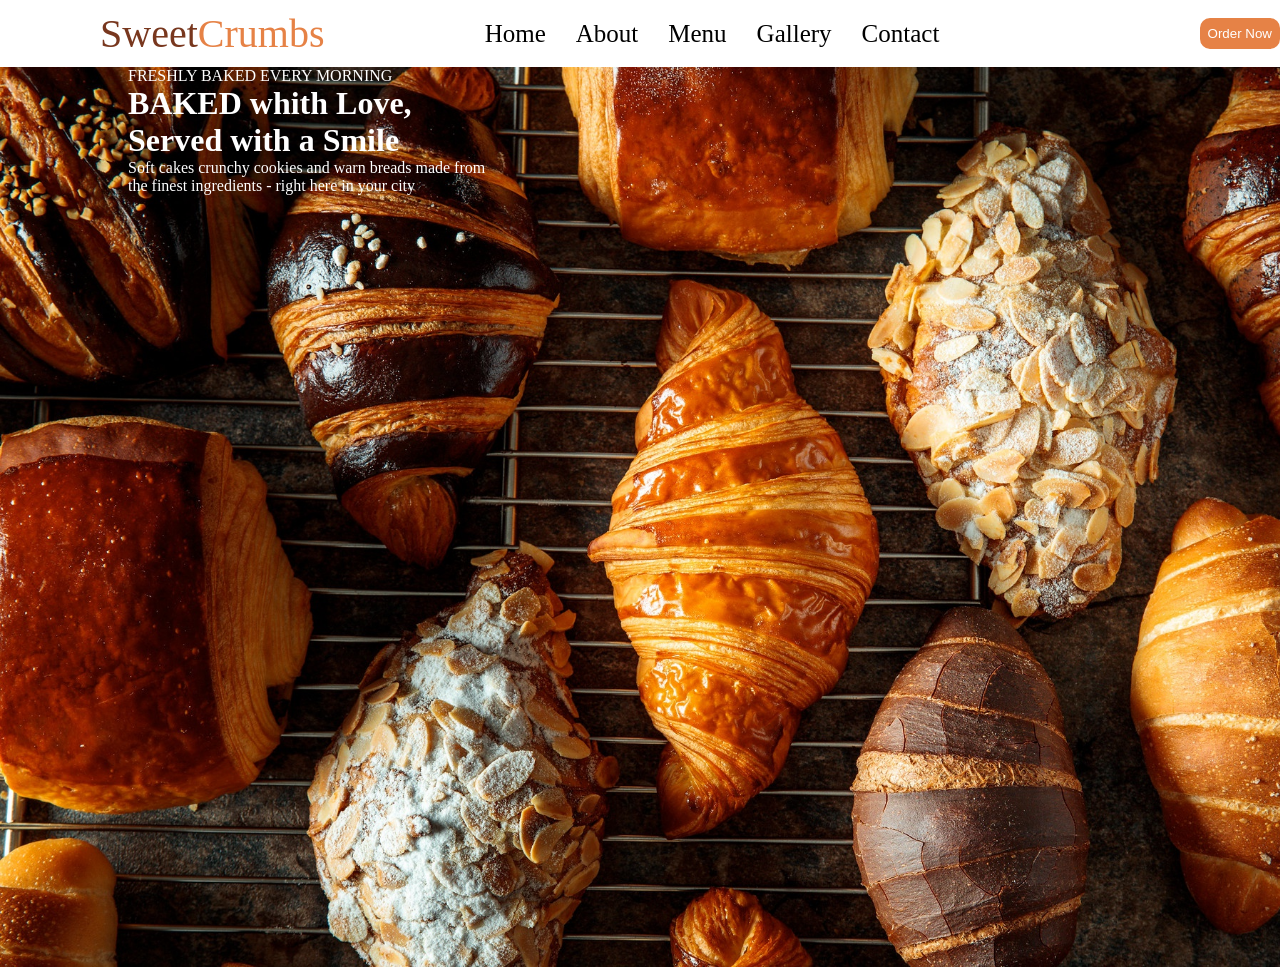
<file: index.html>
<!DOCTYPE html>
<html lang="en">
<head>
    <meta charset="UTF-8">
    <meta name="viewport" content="width=device-width, initial-scale=1.0">
    <title>Document</title>
    <link rel="stylesheet" href="style.css">
</head>
<body>
    <header>
            <span id="logo"><p style="color: rgb(120 ,55 ,30);">Sweet</p><p style="color: rgb(230, 130, 70);">Crumbs</p></span>
        <nav>
        <a href="">Home</a>
        <a href="">About</a>
        <a href="">Menu</a>
        <a href="">Gallery</a>
        <a href="">Contact</a>
        </nav>
        <button id="order">Order Now</button>
    </header>
    <main>
        <div id="bake">
        <p>FRESHLY BAKED EVERY MORNING</p>
        <h1>BAKED whith Love, <br> Served with a Smile</h1>
        <p>Soft cakes crunchy cookies and warn breads made from<br> the finest ingredients - right here in your city</p>
        </div>
    </main>
</body>
</html>
</file>
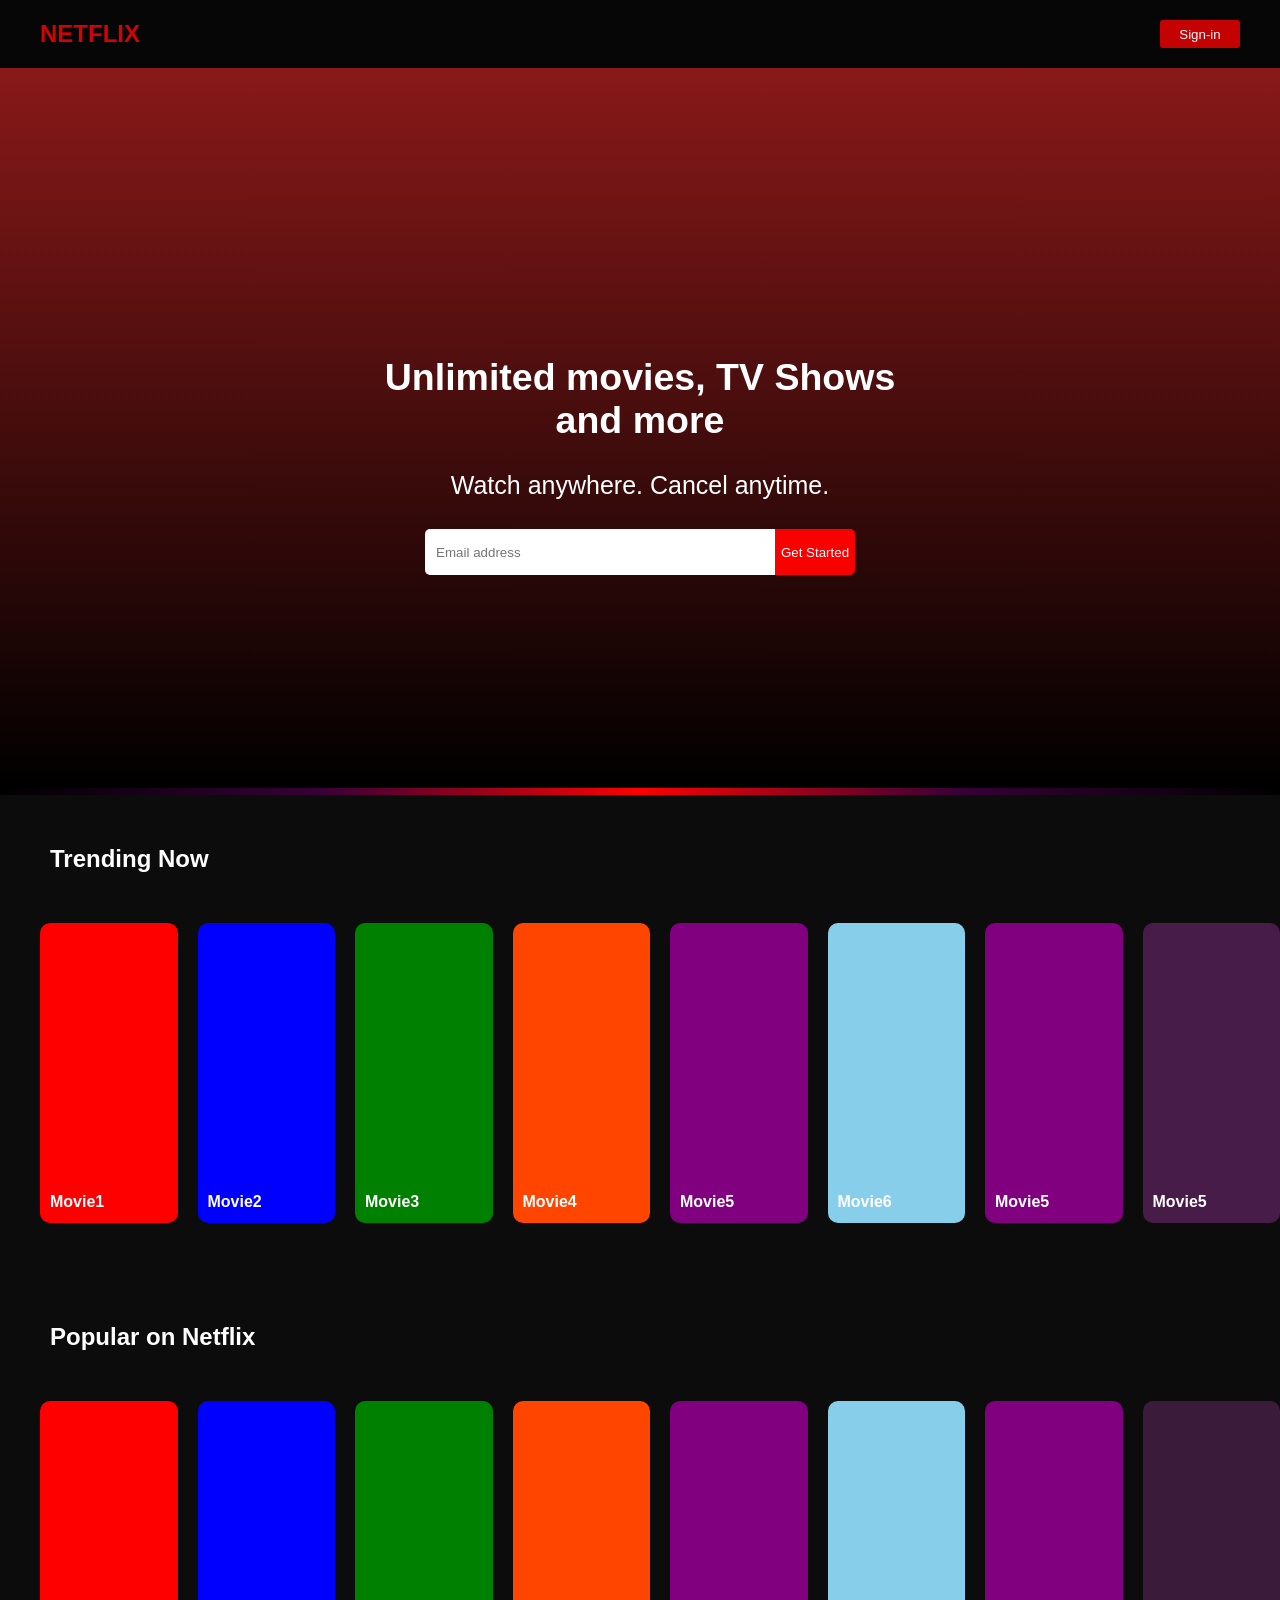
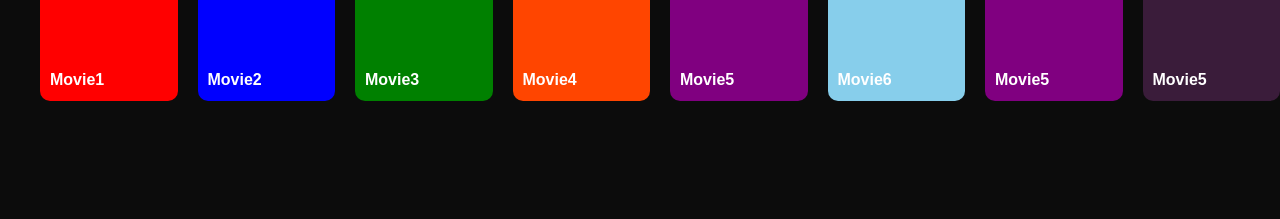
<file: netfli/index.html>
<!DOCTYPE html>
<html lang="en">
<head>
    <meta charset="UTF-8">
    <meta name="viewport" content="width=device-width, initial-scale=1.0">
    <title>Netflix Clone</title>
    <link rel="stylesheet" href="style.css">
</head>
<body>
    <nav>
        <h1 id="logo">Netflix</h1>
        <button ID="Sign-in">Sign-in</button>
    </nav>
    <main>
        <section id="main">
        <div id="para">
            <h1>Unlimited movies, TV Shows<br>and more</h1>
            <br>
            <p>Watch anywhere. Cancel anytime.</p>
        <br>
        <span id="search">
            <input type="email" placeholder="   Email address" id="email">
            <button id="button">Get Started</button>
            </span>
        </div>
        </section>
            <div id="line"></div>
        <section id="trend">
            
            <h1 id="heading">Trending Now</h1>
        <div class="hero">
        <div style="background-color: red;" >Movie1</div>
        <div style="background-color: blue;">Movie2</div>
        <div style="background-color: green;">Movie3</div>
        <div style="background-color: orangered;">Movie4</div>
        <div style="background-color: purple;">Movie5</div>
        <div style="background-color: skyblue;">Movie6</div>
        <div style="background-color: purple;">Movie5</div>
        <div style="background-color: rgb(72, 28, 72);">Movie5</div>
        </div>
        <h1 id="heading2">Popular on Netflix</h1>
        <div class="hero2">
        <div style="background-color: red;" >Movie1</div>
        <div style="background-color: blue;">Movie2</div>
        <div style="background-color: green;">Movie3</div>
        <div style="background-color: orangered;">Movie4</div>
        <div style="background-color: purple;">Movie5</div>
        <div style="background-color: skyblue;">Movie6</div>
        <div style="background-color: purple;">Movie5</div>
        <div style="background-color: rgb(58, 28, 58);">Movie5</div>
        </div>
        <div class="container">

        </div>
        </section>
        
    </main>
    
</body>
</html>
</file>
<file: style.css>
*{
    margin:0px;
    padding:0px;
}
header{
    background-color: white;
    color: black;
    display: flex;
    justify-content: space-between;
    align-items: center;
    position: relative;
    top: 10px;
    bottom: 10px;
    margin-bottom: 20px;
}
nav{
   font-size: 20px;
   position: relative;
   gap: 30px;
   display: flex;
   font-size: 25px;

}
a{
   text-decoration: none;
   color: black;
   

}
#order{
    background-color:rgb(230, 130, 70);
    border: solid  rgb(230, 130, 70);
    border-radius: 10px;
    color: white;
    padding: 5px;
    /* position: relative;url(../image.png) */
    /* right: 50px; */
}
#logo{
    display: flex;
    font-size: 40px;
    position: relative;
    left: 100px;
    
}
main{
    background-image: url(image.png);
    background-size: cover;
    background-repeat: no-repeat;
    height: 100vh;
    position: relative;

}
#bake{
    position: relative;
    left: 10%;
    color: white;


}
</file>
<file: netfli/style.css>
*{
    margin: 0px;
    padding:0px;
}
nav{
    display: flex;
    justify-content: space-between;
    background-color: rgb(6, 6, 6);
    color: rgb(208, 4, 4);
    padding: 10PX;
    font-family: arial;
    padding: 20px;
}

#Sign-in{
    border-radius: 3px;
    background-color: rgb(196, 2, 2);
    color: aliceblue;
    border: transparent;
    padding-left: 10px;
    padding-right: 10px;
    width: 80px;
    margin-right: 20px;
    
}
#logo{
    margin-left: 20px;
    text-transform: uppercase;
    font-weight: boloder;
}
#main{
    background: linear-gradient(rgb(137, 25, 25),black);
    background-size: cover;
    height: 80vh;
}
#para{
    display: flex;
    flex-direction: column;
    align-items: center;
    position: relative;
    top: 40%;
    text-align: center;
    color: white;
    font-family:arial ;
    font-size: 25px;
    justify-content: center;
}
#search{
    display: flex;
    flex-direction: row;
    height: 46px;
}

#email{
    width: 350px;
    border-radius: 5px 0 0 5px;
    border: transparent;
}
#button{
    color: white;
    background-color: rgb(247, 1, 1);
    border: transparent;
    width: 80px ;
    border-radius: 0 5px 5px 0;
}
#line{
    height: 7px;
    width: 100%;
    background: linear-gradient(to right,black, rgb(55, 0, 55), red ,rgb(55, 0, 55),black );
    border-radius: 50% 50% 0 0 / ;
    pointer-events: none;
    
}
#trend{
    background-color: rgb(12, 12, 12);
    height: 80vw;
}
#heading{
    padding: 50px;
    color: white;
    font-family: arial;
    font-weight: 600;
}
.hero{
    display: flex;
    flex-direction: row;
    height: 300px;
    gap:20px;
    color: white;
    border-radius: 10px;
    position: relative;
    margin-left: 40px;
    font-family: arial;
    font-size: 500;
    font-weight:600 ;
    
}
.hero div{
    border-radius: 10px;;
    padding-top: 270px;
    padding-left: 10px;
    width: 200px;
}
#heading2{
    padding: 50px;
    margin-top: 50px;
    color: white;
    font-family: arial;
    font-weight: 600;
}

.hero2{
    display: flex;
    flex-direction: row;
    height: 300px;
    gap:20px;
    color: white;
    border-radius: 10px;
    position: relative;
    margin-left: 40px;
    font-family: arial;
    font-size: 500;
    font-weight:600 ;
}
.hero2 div{
    border-radius: 10px;;
    padding-top: 270px;
    padding-left: 10px;
    width: 200px;
}
</file>
